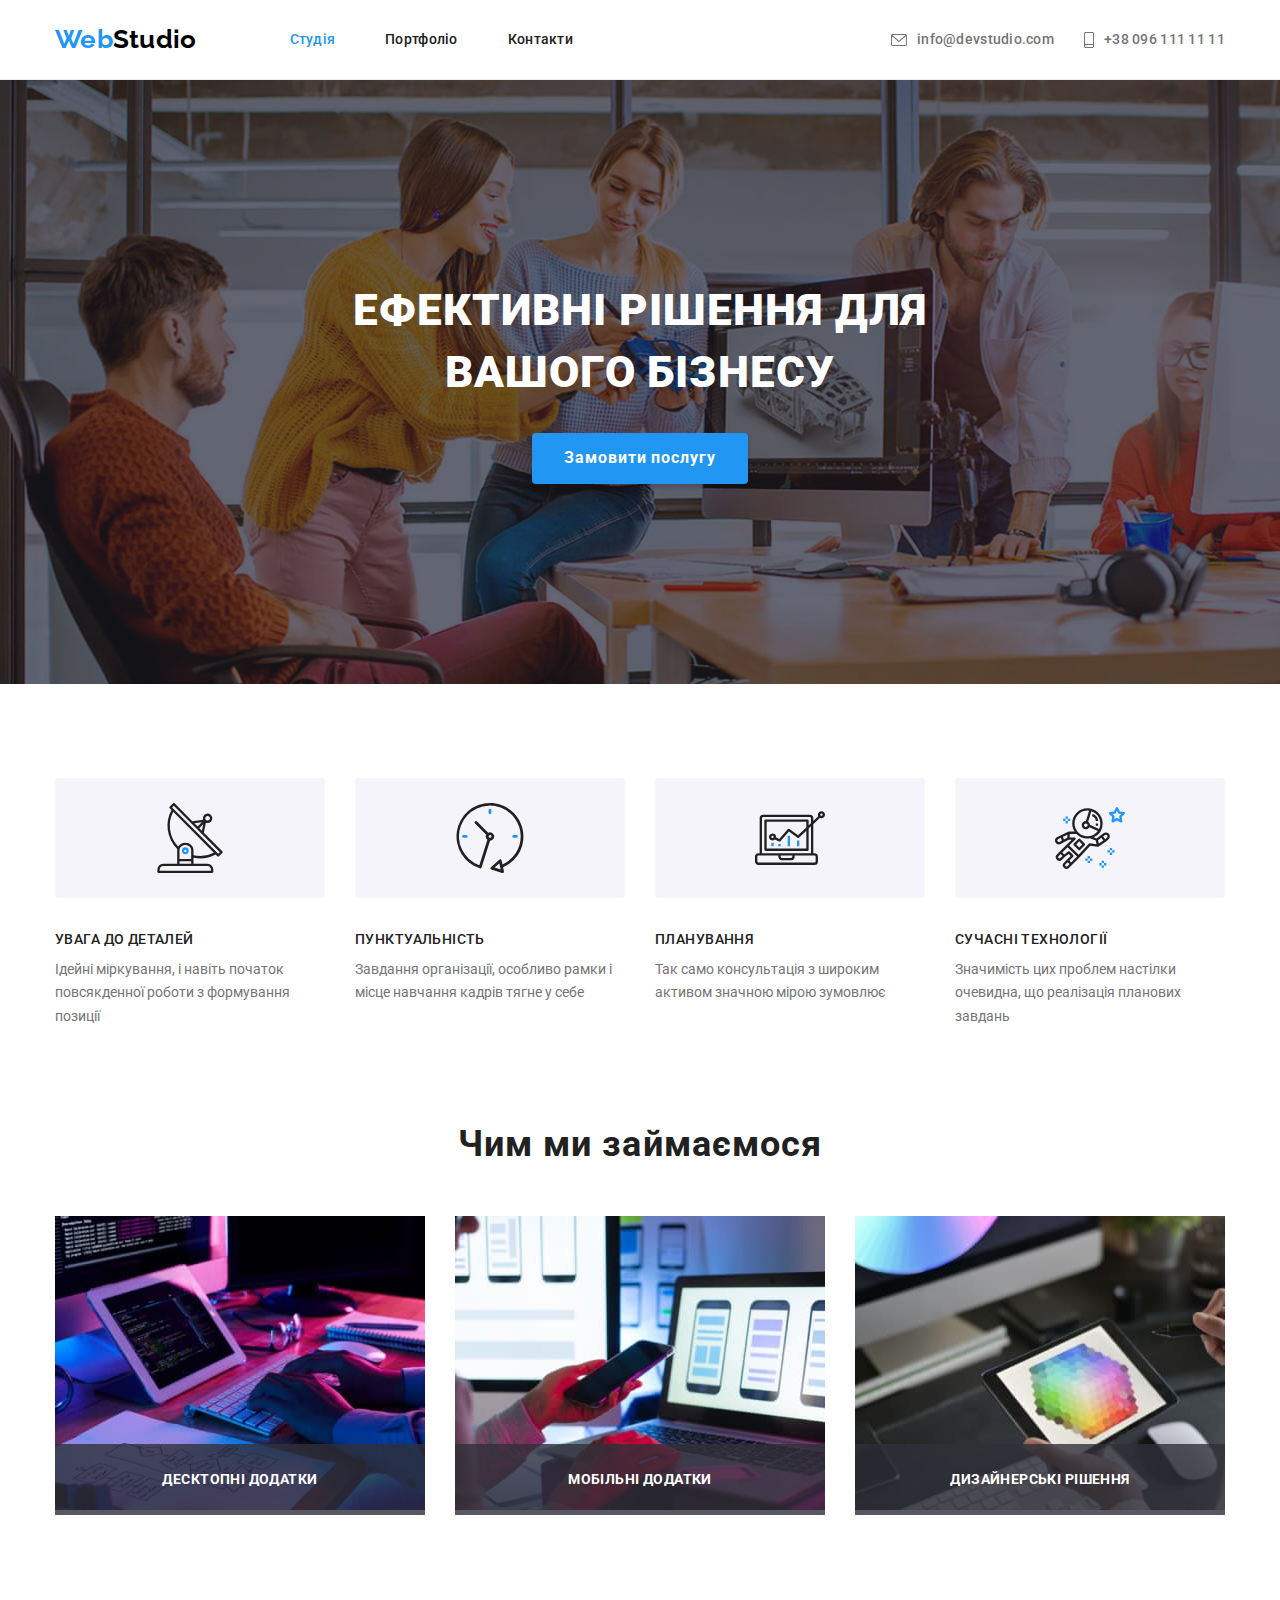
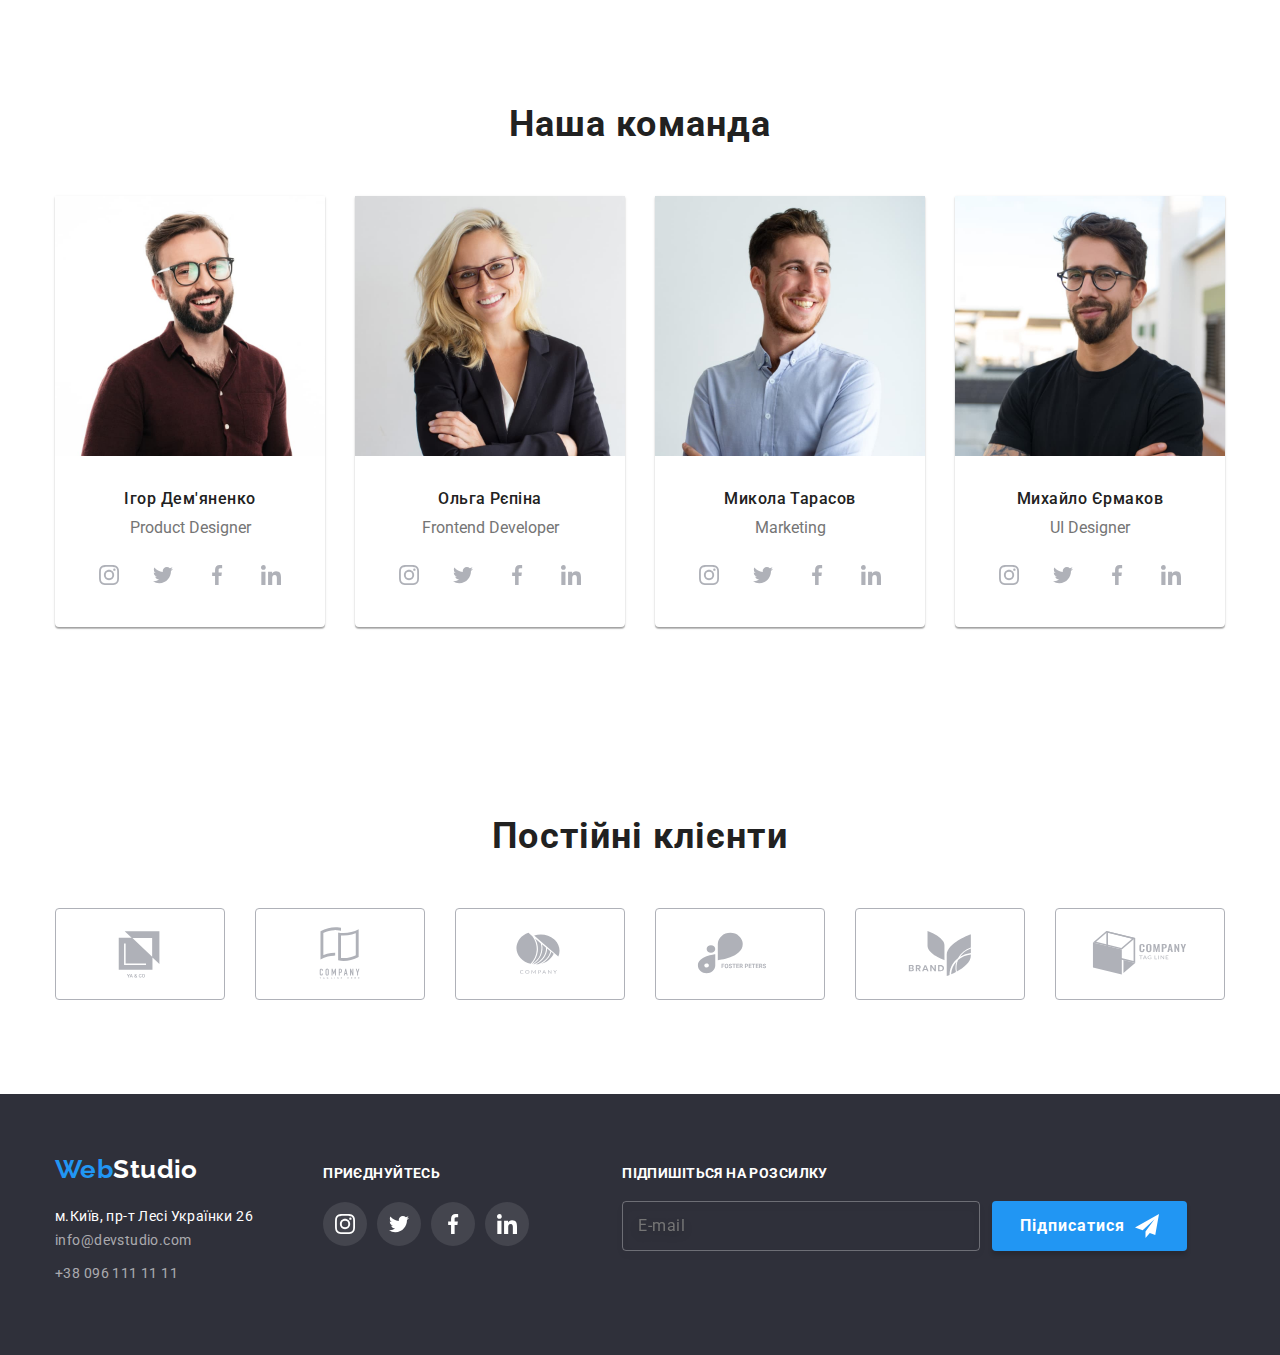
<file: index.html>
<!DOCTYPE html>
<html lang="uk">
  <head>
    <meta charset="UTF-8" />
    <meta http-equiv="X-UA-Compatible" content="IE=edge" />
    <meta name="viewport" content="width=device-width, initial-scale=1.0" />
    <title>Document</title>
    <link
      rel="stylesheet"
      href="https://cdnjs.cloudflare.com/ajax/libs/modern-normalize/1.1.0/modern-normalize.css"
      integrity="sha512-Y0MM+V6ymRKN2zStTqzQ227DWhhp4Mzdo6gnlRnuaNCbc+YN/ZH0sBCLTM4M0oSy9c9VKiCvd4Jk44aCLrNS5Q=="
      crossorigin="anonymous"
      referrerpolicy="no-referrer"
    />
    <link rel="stylesheet" href="./css/main.min.css" />
    <link rel="preconnect" href="https://fonts.googleapis.com" />
    <link rel="preconnect" href="https://fonts.gstatic.com" crossorigin />
    <link
      href="https://fonts.googleapis.com/css2?family=Raleway:wght@700&family=Roboto:wght@400;500;700;900&display=swap"
      rel="stylesheet"
    />
  </head>
  <body>
    <header class="header">
      <div class="container container__header">
        <a href="" class="logo">Web<span class="logo__change">Studio</span></a>
        <nav>
          <ul class="list list__header">
            <li class="list__nav">
              <a href="" class="list__nav__link list__nav__link__studio"
                >Студія</a
              >
            </li>
            <li class="list__nav">
              <a href="portfolio.html" class="list__nav__link">Портфоліо</a>
            </li>
            <li class="list__nav">
              <a href="" class="list__nav__link">Контакти</a>
            </li>
          </ul>
        </nav>
        <ul class="list list__header list__header__contact-info">
          <li class="list__contact-info">
            <a
              href="mailto:info@devstudio.com"
              class="list__contact-info__link"
            >
              <svg
                class="list__contact-info__link__icon"
                width="16"
                height="12"
                aria-label="mail"
                lang="en"
              >
                <use href="./images/sprites.svg#icon-envelope"></use>
              </svg>
              info@devstudio.com
            </a>
          </li>
          <li class="list__contact-info">
            <a href="tel:+380961111111" class="list__contact-info__link">
              <svg
                class="list__contact-info__link__icon"
                width="10"
                height="16"
                aria-label="smartphone"
                lang="en"
              >
                <use href="./images/sprites.svg#icon-smartphone"></use>
              </svg>
              +38 096 111 11 11
            </a>
          </li>
        </ul>
      </div>
    </header>
    <main>
      <section class="main-section">
        <div class="container">
          <h1 class="main-section__heading">
            ЕФЕКТИВНІ РІШЕННЯ ДЛЯ ВАШОГО БІЗНЕСУ
          </h1>
          <button type="button" class="order-button" data-modal-open>
            Замовити послугу
          </button>
        </div>
      </section>
      <section class="section">
        <div class="container">
          <ul class="list list__advantages-icons">
            <li>
              <a href="">
                <svg
                  class=""
                  width="270"
                  height="120"
                  aria-label="instagram"
                  lang="en"
                >
                  <use href="./images/sprites.svg#icon-Group-1"></use>
                </svg>
              </a>
            </li>
            <li>
              <a href="">
                <svg
                  class=""
                  width="270"
                  height="120"
                  aria-label="instagram"
                  lang="en"
                >
                  <use href="./images/sprites.svg#icon-Group-2"></use>
                </svg>
              </a>
            </li>
            <li>
              <a href="">
                <svg
                  class=""
                  width="270"
                  height="120"
                  aria-label="instagram"
                  lang="en"
                >
                  <use href="./images/sprites.svg#icon-Group-3"></use>
                </svg>
              </a>
            </li>
            <li>
              <a href="">
                <svg
                  class=""
                  width="270"
                  height="120"
                  aria-label="instagram"
                  lang="en"
                >
                  <use href="./images/sprites.svg#icon-Group-4"></use>
                </svg>
              </a>
            </li>
          </ul>
          <ul class="list list__advantages">
            <li class="list__advantages-li">
              <h3 class="list__advantages-li__name">УВАГА ДО ДЕТАЛЕЙ</h3>
              <p class="list__advantages-li__desc">
                Ідейні міркування, і навіть початок повсякденної роботи з
                формування позиції
              </p>
            </li>
            <li class="list__advantages-li">
              <h3 class="list__advantages-li__name">ПУНКТУАЛЬНІСТЬ</h3>
              <p class="list__advantages-li__desc">
                Завдання організації, особливо рамки і місце навчання кадрів
                тягне у себе
              </p>
            </li>
            <li class="list__advantages-li">
              <h3 class="list__advantages-li__name">ПЛАНУВАННЯ</h3>
              <p class="list__advantages-li__desc">
                Так само консультація з широким активом значною мірою зумовлює
              </p>
            </li>
            <li class="list__advantages-li">
              <h3 class="list__advantages-li__name">СУЧАСНІ ТЕХНОЛОГІЇ</h3>
              <p class="list__advantages-li__desc">
                Значимість цих проблем настілки очевидна, що реалізація планових
                завдань
              </p>
            </li>
          </ul>
        </div>
      </section>
      <section class="section section__what-we-do">
        <div class="container">
          <h2 class="suptitles">Чим ми займаємося</h2>
          <ul class="list list__what-we-do-img">
            <li class="list__what-we-do-li">
              <div class="list__what-we-do-li__overlay">
                <img src="images/img.jpg" alt="A man coding" width="370" />
                <p class="list__what-we-do-li__overlay__name">
                  ДЕСКТОПНІ ДОДАТКИ
                </p>
              </div>
            </li>
            <li class="list__what-we-do-li">
              <div class="list__what-we-do-li__overlay">
                <img src="images/img-2.jpg" alt="A woman coding" width="370" />
                <p class="list__what-we-do-li__overlay__name">
                  МОБІЛЬНІ ДОДАТКИ
                </p>
              </div>
            </li>
            <li>
              <div class="list__what-we-do-li__overlay">
                <img
                  src="images/img-3.jpg"
                  alt="Person using a tablet"
                  width="370"
                />
                <p class="list__what-we-do-li__overlay__name">
                  ДИЗАЙНЕРСЬКІ РІШЕННЯ
                </p>
              </div>
            </li>
          </ul>
        </div>
      </section>
      <section class="section section__team">
        <div class="container">
          <h2 class="suptitles">Наша команда</h2>
          <ul class="list list__team">
            <li class="list__team-card">
              <img src="images/img-4-2.jpg" alt="Photo of Ihor" width="270" />
              <div class="list__team-card__wrapper">
                <h3 class="list__team-card__name">Ігор Дем'яненко</h3>
                <p lang="en" class="list__team-card__occupation">
                  Product Designer
                </p>
                <ul class="list list__team-social">
                  <li>
                    <a href="" class="list__team-social-link">
                      <svg
                        class="list__team-social-link__icon"
                        width="20"
                        height="20"
                        aria-label="instagram"
                        lang="en"
                      >
                        <use href="./images/sprites.svg#icon-instagram-2"></use>
                      </svg>
                    </a>
                  </li>
                  <li>
                    <a href="" class="list__team-social-link">
                      <svg
                        class="list__team-social-link__icon"
                        width="20"
                        height="20"
                        aria-label="twitter"
                        lang="en"
                      >
                        <use href="./images/sprites.svg#icon-twitter-1"></use>
                      </svg>
                    </a>
                  </li>
                  <li>
                    <a href="" class="list__team-social-link">
                      <svg
                        class="list__team-social-link__icon"
                        width="20"
                        height="20"
                        aria-label="facebook"
                        lang="en"
                      >
                        <use href="./images/sprites.svg#icon-facebook-1"></use>
                      </svg>
                    </a>
                  </li>
                  <li>
                    <a href="" class="list__team-social-link">
                      <svg
                        class="list__team-social-link__icon"
                        width="20"
                        height="20"
                        aria-label="linkedin"
                        lang="en"
                      >
                        <use href="./images/sprites.svg#icon-linkedin-1"></use>
                      </svg>
                    </a>
                  </li>
                </ul>
              </div>
            </li>
            <li class="list__team-card">
              <img src="images/img-5-2.jpg" alt="Photo of Olga" width="270" />
              <div class="list__team-card__wrapper">
                <h3 class="list__team-card__name">Ольга Рєпіна</h3>
                <p lang="en" class="list__team-card__occupation">
                  Frontend Developer
                </p>
                <ul class="list list__team-social">
                  <li>
                    <a href="" class="list__team-social-link">
                      <svg
                        class="list__team-social-link__icon"
                        width="20"
                        height="20"
                        aria-label="instagram"
                        lang="en"
                      >
                        <use href="./images/sprites.svg#icon-instagram-2"></use>
                      </svg>
                    </a>
                  </li>
                  <li>
                    <a href="" class="list__team-social-link">
                      <svg
                        class="list__team-social-link__icon"
                        width="20"
                        height="20"
                        aria-label="twitter"
                        lang="en"
                      >
                        <use href="./images/sprites.svg#icon-twitter-1"></use>
                      </svg>
                    </a>
                  </li>
                  <li>
                    <a href="" class="list__team-social-link">
                      <svg
                        class="list__team-social-link__icon"
                        width="20"
                        height="20"
                        aria-label="facebook"
                        lang="en"
                      >
                        <use href="./images/sprites.svg#icon-facebook-1"></use>
                      </svg>
                    </a>
                  </li>
                  <li>
                    <a href="" class="list__team-social-link">
                      <svg
                        class="list__team-social-link__icon"
                        width="20"
                        height="20"
                        aria-label="linkedin"
                        lang="en"
                      >
                        <use href="./images/sprites.svg#icon-linkedin-1"></use>
                      </svg>
                    </a>
                  </li>
                </ul>
              </div>
            </li>
            <li class="list__team-card">
              <img src="images/img-6-2.jpg" alt="Photo of Mykola" width="270" />
              <div class="list__team-card__wrapper">
                <h3 class="list__team-card__name">Микола Тарасов</h3>
                <p lang="en" class="list__team-card__occupation">Marketing</p>
                <ul class="list list__team-social">
                  <li>
                    <a href="" class="list__team-social-link">
                      <svg
                        class="list__team-social-link__icon"
                        width="20"
                        height="20"
                        aria-label="instagram"
                        lang="en"
                      >
                        <use href="./images/sprites.svg#icon-instagram-2"></use>
                      </svg>
                    </a>
                  </li>
                  <li>
                    <a href="" class="list__team-social-link">
                      <svg
                        class="list__team-social-link__icon"
                        width="20"
                        height="20"
                        aria-label="twitter"
                        lang="en"
                      >
                        <use href="./images/sprites.svg#icon-twitter-1"></use>
                      </svg>
                    </a>
                  </li>
                  <li>
                    <a href="" class="list__team-social-link">
                      <svg
                        class="list__team-social-link__icon"
                        width="20"
                        height="20"
                        aria-label="facebook"
                        lang="en"
                      >
                        <use href="./images/sprites.svg#icon-facebook-1"></use>
                      </svg>
                    </a>
                  </li>
                  <li>
                    <a href="" class="list__team-social-link">
                      <svg
                        class="list__team-social-link__icon"
                        width="20"
                        height="20"
                        aria-label="linkedin"
                        lang="en"
                      >
                        <use href="./images/sprites.svg#icon-linkedin-1"></use>
                      </svg>
                    </a>
                  </li>
                </ul>
              </div>
            </li>
            <li class="list__team-card">
              <img
                src="images/img-7-2.jpg"
                alt="Photo of Mykhailo"
                width="270"
              />
              <div class="list__team-card__wrapper">
                <h3 class="list__team-card__name">Михайло Єрмаков</h3>
                <p lang="en" class="list__team-card__occupation">UI Designer</p>

                <ul class="list list__team-social">
                  <li>
                    <a href="" class="list__team-social-link">
                      <svg
                        class="list__team-social-link__icon"
                        width="20"
                        height="20"
                        aria-label="instagram"
                        lang="en"
                      >
                        <use href="./images/sprites.svg#icon-instagram-2"></use>
                      </svg>
                    </a>
                  </li>
                  <li>
                    <a href="" class="list__team-social-link">
                      <svg
                        class="list__team-social-link__icon"
                        width="20"
                        height="20"
                        aria-label="twitter"
                        lang="en"
                      >
                        <use href="./images/sprites.svg#icon-twitter-1"></use>
                      </svg>
                    </a>
                  </li>
                  <li>
                    <a href="" class="list__team-social-link">
                      <svg
                        class="list__team-social-link__icon"
                        width="20"
                        height="20"
                        aria-label="facebook"
                        lang="en"
                      >
                        <use href="./images/sprites.svg#icon-facebook-1"></use>
                      </svg>
                    </a>
                  </li>
                  <li>
                    <a href="" class="list__team-social-link">
                      <svg
                        class="list__team-social-link__icon"
                        width="20"
                        height="20"
                        aria-label="linkedin"
                        lang="en"
                      >
                        <use href="./images/sprites.svg#icon-linkedin-1"></use>
                      </svg>
                    </a>
                  </li>
                </ul>
              </div>
            </li>
          </ul>
        </div>
      </section>
      <section class="section section__clients">
        <div class="container">
          <h2 class="suptitles">Постійні клієнти</h2>
          <ul class="list list__our-clients">
            <li class="list__clients-li">
              <a href="" class="list__clients-li__link">
                <svg
                  class="list__clients-li__link__icon"
                  width="106"
                  height="60"
                  aria-label="instagram"
                  lang="en"
                >
                  <use href="./images/sprites.svg#icon-Logo-1"></use>
                </svg>
              </a>
            </li>
            <li class="list__clients-li">
              <a href="" class="list__clients-li__link">
                <svg
                  class="list__clients-li__link__icon"
                  width="106"
                  height="60"
                  aria-label="twitter"
                  lang="en"
                >
                  <use href="./images/sprites.svg#icon-Logo-2"></use>
                </svg>
              </a>
            </li>
            <li class="list__clients-li">
              <a href="" class="list__clients-li__link">
                <svg
                  class="list__clients-li__link__icon"
                  width="106"
                  height="60"
                  aria-label="facebook"
                  lang="en"
                >
                  <use href="./images/sprites.svg#icon-Logo-3"></use>
                </svg>
              </a>
            </li>
            <li class="list__clients-li">
              <a href="" class="list__clients-li__link">
                <svg
                  class="list__clients-li__link__icon"
                  width="106"
                  height="60"
                  aria-label="linkedin"
                  lang="en"
                >
                  <use href="./images/sprites.svg#icon-Logo-4"></use>
                </svg>
              </a>
            </li>
            <li class="list__clients-li">
              <a href="" class="list__clients-li__link">
                <svg
                  class="list__clients-li__link__icon"
                  width="106"
                  height="60"
                  aria-label="facebook"
                  lang="en"
                >
                  <use href="./images/sprites.svg#icon-Logo-5"></use>
                </svg>
              </a>
            </li>
            <li class="list__clients-li">
              <a href="" class="list__clients-li__link">
                <svg
                  class="list__clients-li__link__icon"
                  width="106"
                  height="60"
                  aria-label="linkedin"
                  lang="en"
                >
                  <use href="./images/sprites.svg#icon-Logo-6"></use>
                </svg>
              </a>
            </li>
          </ul>
        </div>
      </section>
    </main>
    <footer class="footer">
      <div class="container container__footer">
        <div>
          <a href="" class="logo logo__footer-link"
            >Web<span class="logo__footer-link__change">Studio</span></a
          >
          <address class="footer__adress">
            <p class="footer__adress__info">м.Київ, пр-т Лесі Українки 26</p>
            <ul class="list list__footer-contact">
              <li class="list__footer-contact__info">
                <a
                  href="mailto:info@devstudio.com"
                  class="list__footer-contact__info__link"
                  >info@devstudio.com</a
                >
              </li>
              <li>
                <a
                  href="tel:+380961111111"
                  class="list__footer-contact__info__link"
                  >+38 096 111 11 11</a
                >
              </li>
            </ul>
          </address>
        </div>
        <div class="footer__social">
          <p class="footer__social__join">ПРИЄДНУЙТЕСЬ</p>
          <ul class="list list__footer-social">
            <li>
              <a href="" class="list__footer-social__link">
                <svg
                  class="list__footer-social__link__icon"
                  width="20"
                  height="20"
                  aria-label="instagram"
                  lang="en"
                >
                  <use href="./images/sprites.svg#icon-instagram-2"></use>
                </svg>
              </a>
            </li>
            <li>
              <a href="" class="list__footer-social__link">
                <svg
                  class="list__footer-social__link__icon"
                  width="20"
                  height="20"
                  aria-label="twitter"
                  lang="en"
                >
                  <use href="./images/sprites.svg#icon-twitter-1"></use>
                </svg>
              </a>
            </li>
            <li>
              <a href="" class="list__footer-social__link">
                <svg
                  class="list__footer-social__link__icon"
                  width="20"
                  height="20"
                  aria-label="facebook"
                  lang="en"
                >
                  <use href="./images/sprites.svg#icon-facebook-1"></use>
                </svg>
              </a>
            </li>
            <li>
              <a href="" class="list__footer-social__link">
                <svg
                  class="list__footer-social__link__icon"
                  width="20"
                  height="20"
                  aria-label="linkedin"
                  lang="en"
                >
                  <use href="./images/sprites.svg#icon-linkedin-1"></use>
                </svg>
              </a>
            </li>
          </ul>
        </div>
        <div>
          <form class="newsletter-form">
            <label class="newsletter-form__label">
              <span class="newsletter-form__label__desc"
                >ПІДПИШІТЬСЯ НА РОЗСИЛКУ</span
              >
              <span class="newsletter-form__align">
                <span class="newsletter-form__label__input-wrapper">
                  <input
                    type="text"
                    name="news_letter"
                    placeholder="E-mail"
                    class="newsletter-form__label__input-wrapper__input"
                  />
                </span>
              </span>
            </label>
            <label>
              <button type="submit" class="newsletter-form__submit-button">
                Підписатися
                <svg
                  class="newsletter-form__submit-button__icon"
                  width="24"
                  height="24"
                >
                  <use href="./images/sprites.svg#icon-plane"></use>
                </svg>
              </button>
            </label>
          </form>
        </div>
      </div>
    </footer>
    <div class="backdrop is-hidden" data-modal>
      <div class="modal">
        <button class="modal__close-btn" data-modal-close>
          <svg class="modal__close-icon" width="11" height="11">
            <use href="./images/sprites.svg#icon-close"></use>
          </svg>
        </button>

        <form class="modal__form">
          <b class="modal__form__heading"
            >Залиште свої дані, ми вам передзвонимо</b
          >
          <label class="modal__form__field">
            <span class="modal__form__input-desc">Ім'я</span>
            <span class="modal__form__input-wrapper">
              <input type="text" class="modal__form__input" name="user_name" />
              <svg class="modal__form__icon">
                <use href="./images/sprites.svg#name-form-icon"></use>
              </svg>
            </span>
          </label>
          <label class="modal__form__field">
            <span class="modal__form__input-desc">Телефон</span>
            <span class="modal__form__input-wrapper">
              <input type="tel" class="modal__form__input" name="user_phone" />
              <svg class="modal__form__icon">
                <use
                  href="./images/sprites.svg#phone-form-icon"
                ></use></svg></span
          ></label>
          <label class="modal__form__field">
            <span class="modal__form__input-desc">Пошта</span>
            <span class="modal__form__input-wrapper">
              <input type="email" class="modal__form__input" name="user_mail" />
              <svg class="modal__form__icon">
                <use href="./images/sprites.svg#email-form-icon"></use>
              </svg> </span
          ></label>
          <label class="modal__form__field modal-form-textarea">
            <span class="modal__form__input-desc">Коментар</span>
            <textarea
              class="modal__form__comment"
              placeholder="Введіть текст"
              name="user_comment"
            ></textarea>
          </label>
          <label class="modal__form__checkbox-wrapper">
            <input
              class="modal__form__checkbox visually-hidden"
              type="checkbox"
              name="user_policy"
              required
            />
            <svg class="modal__form__own-checkbox" width="16" height="15">
              <use
                class="modal__form__own-checkbox__icon"
                href="./images/sprites.svg#icon-chekmark"
              ></use>
            </svg>
            Погоджуюся з розсилкою та приймаю&nbsp;<a href="">Умови договору</a>
          </label>
          <button type="submit" class="modal__form__submit-btn">
            Відправити
          </button>
        </form>
      </div>
    </div>
    <script src="./js/modal.js"></script>
  </body>
</html>
</file>
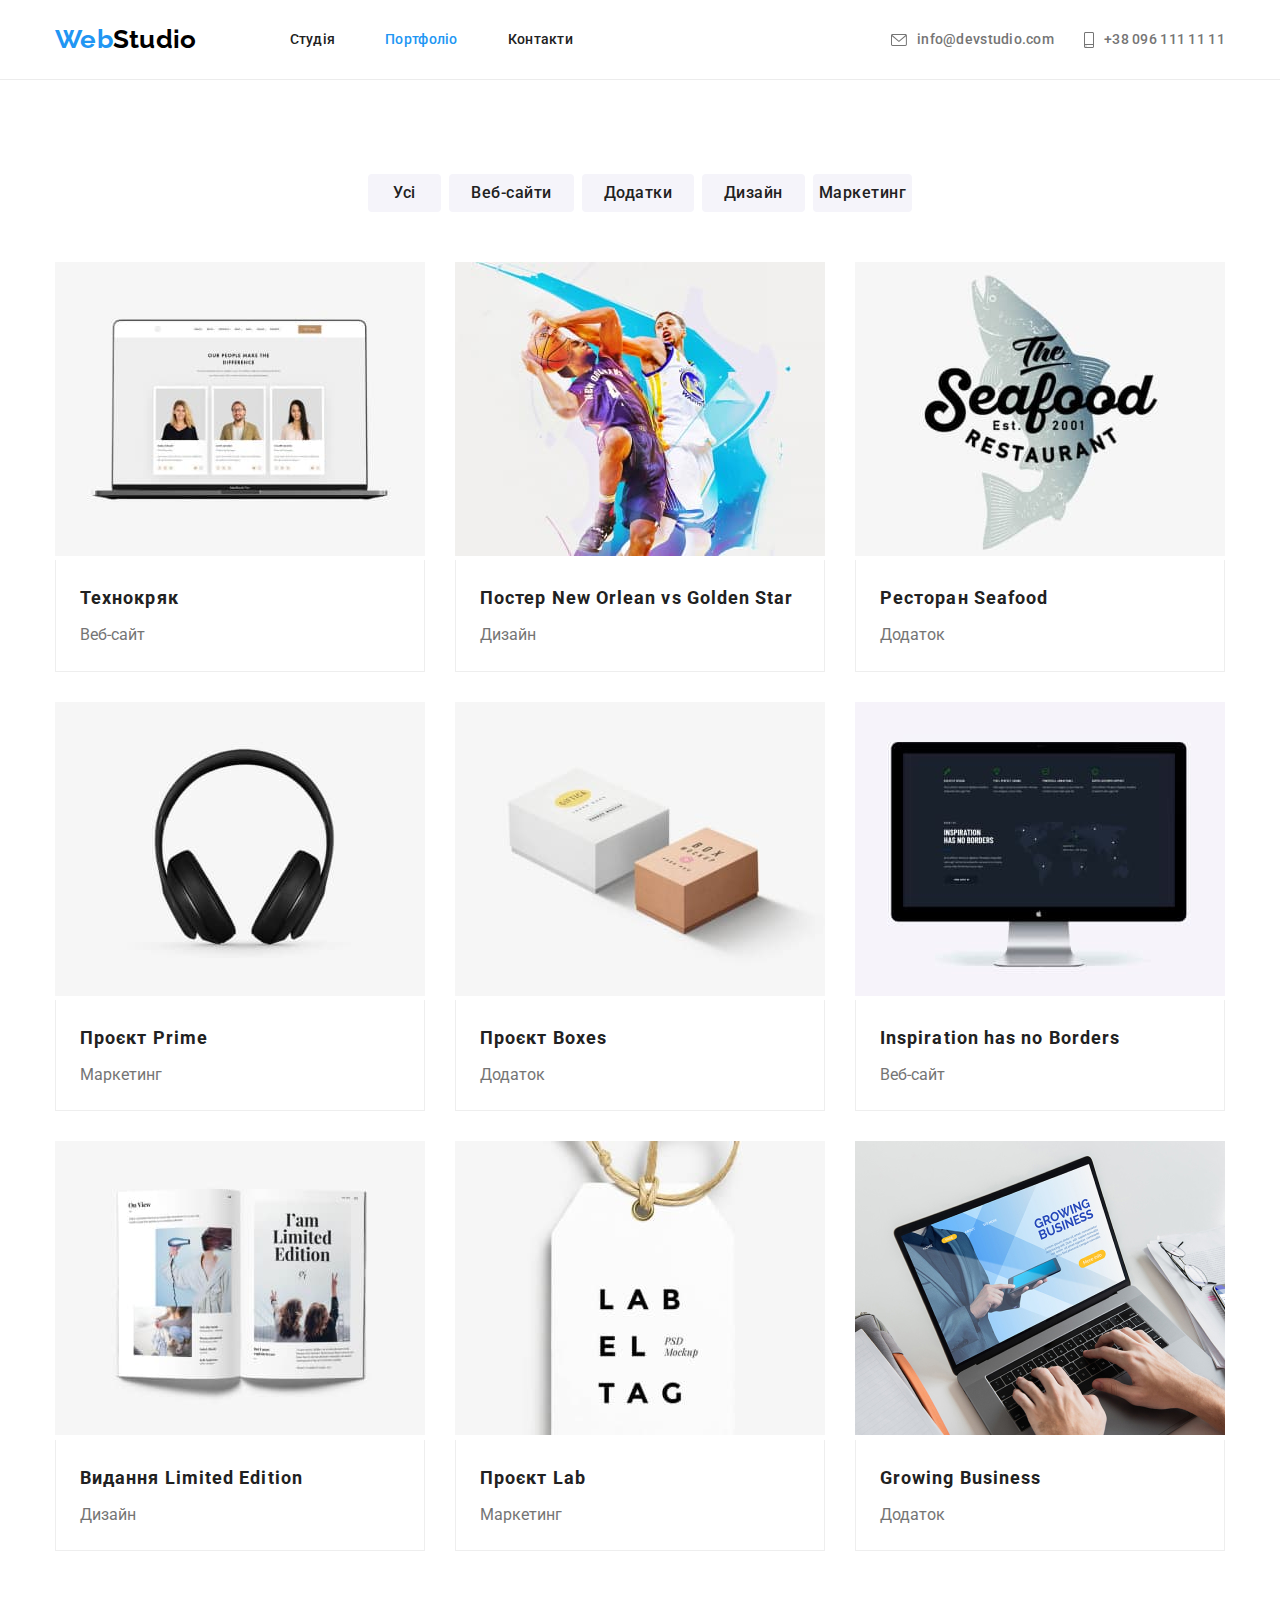
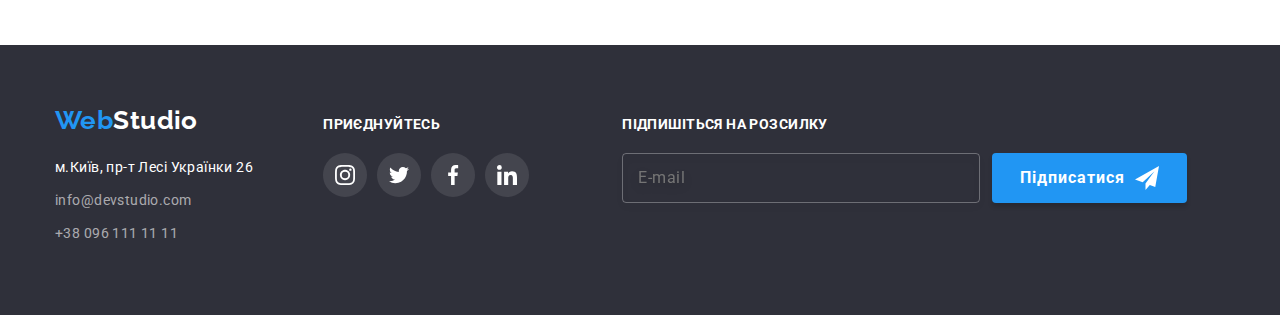
<file: portfolio.html>
<!DOCTYPE html>
<html lang="uk">
  <head>
    <meta charset="UTF-8" />
    <meta http-equiv="X-UA-Compatible" content="IE=edge" />
    <meta name="viewport" content="width=device-width, initial-scale=1.0" />
    <title>Document</title>
    <link
      rel="stylesheet"
      href="https://cdnjs.cloudflare.com/ajax/libs/modern-normalize/1.1.0/modern-normalize.css"
      integrity="sha512-Y0MM+V6ymRKN2zStTqzQ227DWhhp4Mzdo6gnlRnuaNCbc+YN/ZH0sBCLTM4M0oSy9c9VKiCvd4Jk44aCLrNS5Q=="
      crossorigin="anonymous"
      referrerpolicy="no-referrer"
    />

    <link rel="stylesheet" href="/css/main.min.css" />

    <link rel="preconnect" href="https://fonts.googleapis.com" />
    <link rel="preconnect" href="https://fonts.gstatic.com" crossorigin />
    <link
      href="https://fonts.googleapis.com/css2?family=Raleway:wght@700&family=Roboto:wght@400;500;700;900&display=swap"
      rel="stylesheet"
    />
  </head>
  <body>
    <header class="header">
      <div class="container container__header">
        <a href="" class="logo">Web<span class="logo__change">Studio</span></a>
        <nav>
          <ul class="list list__header">
            <li class="list__nav">
              <a href="index.html" class="list__nav__link">Студія</a>
            </li>
            <li class="list__nav">
              <a href="" class="list__nav__link list__nav__link__studio"
                >Портфоліо</a
              >
            </li>
            <li><a href="" class="list__nav__link">Контакти</a></li>
          </ul>
        </nav>
        <ul class="list list__header list__header__contact-info">
          <li class="list__contact-info">
            <a
              href="mailto:info@devstudio.com"
              class="list__contact-info__link"
            >
              <svg
                class="list__contact-info__link__icon"
                width="16"
                height="12"
                aria-label="mail"
                lang="en"
              >
                <use href="./images/sprites.svg#icon-envelope"></use>
              </svg>
              info@devstudio.com
            </a>
          </li>
          <li class="list__contact-info">
            <a href="tel:+380961111111" class="list__contact-info__link">
              <svg
                class="list__contact-info__link__icon"
                width="10"
                height="16"
                aria-label="smartphone"
                lang="en"
              >
                <use href="./images/sprites.svg#icon-smartphone"></use>
              </svg>
              +38 096 111 11 11
            </a>
          </li>
        </ul>
      </div>
    </header>
    <main>
      <section class="section">
        <div class="container">
          <ul class="list list__nav-btns">
            <li class="list__nav-btn-wrap">
              <button type="button" class="nav-btn nav-btn__all">Усі</button>
            </li>
            <li class="list__nav-btn-wrap">
              <button type="button" class="nav-btn nav-btn__site">
                Веб-сайти
              </button>
            </li>
            <li class="list__nav-btn-wrap">
              <button type="button" class="nav-btn nav-btn__app">
                Додатки
              </button>
            </li>
            <li class="list__nav-btn-wrap">
              <button type="button" class="nav-btn nav-btn__design">
                Дизайн
              </button>
            </li>
            <li class="list__nav-btn-wrap">
              <button type="button" class="nav-btn nav-btn__marketing">
                Маркетинг
              </button>
            </li>
          </ul>

          <ul class="list list__catalogue">
            <li class="list__projects-card">
              <a href="" class="list__projects-card__link"
                ><div class="list__projects-card__overlay">
                  <img
                    src="images/img-4-3.jpg"
                    alt="Picture of a laptop"
                    width="370"
                  />
                  <p class="list__projects-card__overlay__desc">
                    Ресурс пропонує комплексні пропозиції з різним рівнем
                    функціоналу та сервісів. Все це дозволить відвідувачу
                    отримати вичерпні відомості про компанію чи приватну особу.
                  </p>
                </div>
                <div class="list__projects-card__info">
                  <h2 class="list__projects-card__info__name">Технокряк</h2>
                  <p class="list__projects-card__info__desc">Веб-сайт</p>
                </div>
              </a>
            </li>
            <li class="list__projects-card">
              <a href="" class="list__projects-card__link">
                <img
                  src="images/img-5-3.jpg"
                  alt="Picture of basketball players"
                  width="370"
                />
                <div class="list__projects-card__info">
                  <h2 class="list__projects-card__info__name">
                    Постер New Orlean vs Golden Star
                  </h2>
                  <p class="list__projects-card__info__desc">Дизайн</p>
                </div>
              </a>
            </li>
            <li class="list__projects-card">
              <a href="" class="list__projects-card__link">
                <img
                  src="images/img-6-3.jpg"
                  alt="Logo of a restaurant"
                  width="370"
                />
                <div class="list__projects-card__info">
                  <h2 class="list__projects-card__info__name">
                    Ресторан Seafood
                  </h2>
                  <p class="list__projects-card__info__desc">Додаток</p>
                </div>
              </a>
            </li>
            <li class="list__projects-card">
              <a href="" class="list__projects-card__link"
                ><img
                  src="images/img-7-3.jpg"
                  alt="Picture of headphones"
                  width="370"
                />
                <div class="list__projects-card__info">
                  <h2 class="list__projects-card__info__name">Проєкт Prime</h2>
                  <p class="list__projects-card__info__desc">Маркетинг</p>
                </div>
              </a>
            </li>
            <li class="list__projects-card">
              <a href="" class="list__projects-card__link">
                <img
                  src="images/img-8.jpg"
                  alt="Image of some boxes"
                  width="370"
                />
                <div class="list__projects-card__info">
                  <h2 class="list__projects-card__info__name">Проєкт Boxes</h2>
                  <p class="list__projects-card__info__desc">Додаток</p>
                </div>
              </a>
            </li>
            <li class="list__projects-card">
              <a href="" class="list__projects-card__link">
                <img
                  src="images/img-9.jpg"
                  alt="Picture of a desktop computer"
                  width="370"
                />
                <div class="list__projects-card__info">
                  <h2 lang="en" class="list__projects-card__info__name">
                    Inspiration has no Borders
                  </h2>
                  <p class="list__projects-card__info__desc">Веб-сайт</p>
                </div>
              </a>
            </li>
            <li class="list__projects-card">
              <a href="" class="list__projects-card__link">
                <img
                  src="images/img-10.jpg"
                  alt="Picture of a magazine"
                  width="370"
                />
                <div class="list__projects-card__info">
                  <h2 class="list__projects-card__info__name">
                    Видання Limited Edition
                  </h2>
                  <p class="list__projects-card__info__desc">Дизайн</p>
                </div>
              </a>
            </li>
            <li class="list__projects-card">
              <a href="" class="list__projects-card__link">
                <img
                  src="images/img-11.jpg"
                  alt="Picture of a label"
                  width="370"
                />
                <div class="list__projects-card__info">
                  <h2 class="list__projects-card__info__name">Проєкт Lab</h2>
                  <p class="list__projects-card__info__desc">Маркетинг</p>
                </div>
              </a>
            </li>
            <li class="list__projects-card">
              <a href="" class="list__projects-card__link">
                <img
                  src="images/img-12.jpg"
                  alt="Picture of a man typing on a laptop"
                  width="370"
                />
                <div class="list__projects-card__info">
                  <h2 class="list__projects-card__info__name">
                    Growing Business
                  </h2>
                  <p class="list__projects-card__info__desc">Додаток</p>
                </div>
              </a>
            </li>
          </ul>
        </div>
      </section>
    </main>
    <footer class="footer">
      <div class="container container__footer">
        <div>
          <a href="" class="logo logo__footer-link"
            >Web<span class="logo__footer-link__change">Studio</span></a
          >
          <address class="footer__adress">
            <p class="footer__adress">м.Київ, пр-т Лесі Українки 26</p>
            <ul class="list list__footer-contact">
              <li class="list__footer-contact__info">
                <a
                  href="mailto:info@devstudio.com"
                  class="list__footer-contact__info__link"
                  >info@devstudio.com</a
                >
              </li>
              <li>
                <a
                  href="tel:+380961111111"
                  class="list__footer-contact__info__link"
                  >+38 096 111 11 11</a
                >
              </li>
            </ul>
          </address>
        </div>
        <div class="footer__social">
          <p class="footer__social__join">ПРИЄДНУЙТЕСЬ</p>
          <ul class="list list__footer-social">
            <li>
              <a href="" class="list__footer-social__link">
                <svg
                  class="list__footer-social__link__icon"
                  width="20"
                  height="20"
                  aria-label="instagram"
                  lang="en"
                >
                  <use href="./images/sprites.svg#icon-instagram-2"></use>
                </svg>
              </a>
            </li>
            <li>
              <a href="" class="list__footer-social__link">
                <svg
                  class="list__footer-social__link__icon"
                  width="20"
                  height="20"
                  aria-label="twitter"
                  lang="en"
                >
                  <use href="./images/sprites.svg#icon-twitter-1"></use>
                </svg>
              </a>
            </li>
            <li>
              <a href="" class="list__footer-social__link">
                <svg
                  class="list__footer-social__link__icon"
                  width="20"
                  height="20"
                  aria-label="facebook"
                  lang="en"
                >
                  <use href="./images/sprites.svg#icon-facebook-1"></use>
                </svg>
              </a>
            </li>
            <li>
              <a href="" class="list__footer-social__link">
                <svg
                  class="list__footer-social__link__icon"
                  width="20"
                  height="20"
                  aria-label="linkedin"
                  lang="en"
                >
                  <use href="./images/sprites.svg#icon-linkedin-1"></use>
                </svg>
              </a>
            </li>
          </ul>
        </div>
        <div>
          <form class="newsletter-form">
            <label class="newsletter-form__label">
              <span class="newsletter-form__label__desc"
                >ПІДПИШІТЬСЯ НА РОЗСИЛКУ</span
              >
              <div class="newsletter-form__align">
                <span class="newsletter-form__label__input-wrapper">
                  <input
                    type="text"
                    name="news_letter"
                    placeholder="E-mail"
                    class="newsletter-form__label__input-wrapper__input"
                  />
                </span>

                <button type="submit" class="newsletter-form__submit-button">
                  Підписатися
                  <svg
                    class="newsletter-form__submit-button__icon"
                    width="24"
                    height="24"
                  >
                    <use href="./images/sprites.svg#icon-plane"></use>
                  </svg>
                </button>
              </div>
            </label>
          </form>
        </div>
      </div>
    </footer>
  </body>
</html>
</file>
<file: css/main.min.css>
:root{--greyColor: #2f303a;--blueColor: #2196f3;--mainTextColor: #212121;--smallTextColor: #757575;--lightGreyBackground: #f5f4fa;--transition-dur-and-func: 250ms linear}h1,h2,h3,p,ul{margin:0;padding:0}body{font-family:"Roboto",sans-serif;color:var(--mainTextColor)}.list{list-style-type:none}.list a{text-decoration:none}.section{padding-top:94px;padding-bottom:94px}.container{width:1200px;margin-right:auto;margin-left:auto;padding-right:15px;padding-left:15px}.visually-hidden{position:absolute;width:1px;height:1px;margin:-1px;padding:0;overflow:hidden;border:0;clip:rect(0 0 0 0)}.order-button{background-color:var(--blueColor);color:#fff;box-shadow:0px 4px 4px rgba(0,0,0,.15);border-radius:4px;font-weight:700;font-size:16px;line-height:1.9;letter-spacing:.06em;font-family:inherit;padding:10px 32px;margin-top:30px;border:none}.list__nav:not(:last-child){margin-right:50px}.list__nav__link{color:var(--mainTextColor);transition:color var(--transition-dur-and-func)}.list__nav__link__studio{color:var(--blueColor)}.suptitles{font-weight:700;font-size:36px;line-height:1.2;text-align:center;letter-spacing:.03em}.logo{color:var(--blueColor);font-family:"Raleway",sans-serif;text-decoration:none;font-weight:700;font-size:26px;line-height:1.2;margin-right:93px}.logo__change{color:#000}.logo__footer-link{margin-right:0;display:block;margin-bottom:20px}.logo__footer-link__change{color:#fff}.list__header__contact-info{margin-left:318px}.list__contact-info:not(:last-child){margin-right:30px}.list__contact-info__link{display:flex;align-items:center;color:var(--smallTextColor);transition:color var(--transition-dur-and-func)}.list__contact-info__link:hover,.list__contact-info__link:focus{color:var(--blueColor)}.list__contact-info__link__icon{margin-right:10px;fill:var(--smallTextColor);transition:fill var(--transition-dur-and-func)}.list__contact-info__link:hover .list__contact-info__link__icon,.list__contact-info__link:focus .list__contact-info__link__icon{fill:var(--blueColor)}.list__advantages{display:flex;flex-direction:row}.list__advantages-li{width:270px}.list__advantages-li:not(:last-child){margin-right:30px}.list__advantages-li__name{font-weight:500;font-size:14px;line-height:1.1;letter-spacing:.03em;margin-bottom:10px}.list__advantages-li__desc{color:var(--smallTextColor);font-size:14px;line-height:1.7}.list__advantages-icons{display:flex;flex-direction:row;column-gap:30px;margin-bottom:30px}.list__what-we-do-img{display:flex;flex-direction:row;margin-top:50px;justify-content:center}.list__what-we-do-li{margin-right:30px}.list__what-we-do-li__overlay{position:relative;margin:0;padding:0;overflow:hidden}.list__what-we-do-li__overlay__name{position:absolute;background-color:rgba(47,48,58,.8);color:#fff;font-weight:700;font-size:14px;line-height:1.2;letter-spacing:.03em;bottom:0;width:100%;padding-top:27px;padding-bottom:27px;margin:0;text-align:center}.list__team{display:flex;flex-direction:row;padding-top:50px;justify-content:center}.list__team-card{background-color:#fff;box-shadow:0px 1px 3px rgba(0,0,0,.12),0px 1px 1px rgba(0,0,0,.14),0px 2px 1px rgba(0,0,0,.2);border-radius:0px 0px 4px 4px;text-align:center}.list__team-card:not(:last-child){margin-right:30px}.list__team-card__name{font-weight:500;font-size:16px;line-height:1.1;letter-spacing:.03em;margin-bottom:10px}.list__team-card__wrapper{padding-top:30px;padding-bottom:30px}.list__team-card__occupation{line-height:1.2;color:var(--smallTextColor);margin-bottom:16px}.list__team-social{display:flex;justify-content:center;column-gap:10px}.list__team-social-link{display:flex;justify-content:center;align-items:center;width:44px;height:44px;border-radius:50%;transition:background-color var(--transition-dur-and-func)}.list__team-social-link:hover,.list__team-social-link:focus{background-color:var(--blueColor)}.list__team-social-link__icon{fill:#afb1b8;transition:fill var(--transition-dur-and-func)}.list__team-social-link:hover .list__team-social-link__icon,.list__team-social-link:focus .list__team-social-link__icon{fill:#fff}.list__our-clients{display:flex;flex-direction:row;justify-content:center;margin-top:50px;align-items:center}.list__clients-li:not(:last-child){margin-right:30px}.list__clients-li__link{display:flex;border:1px solid #afb1b8;border-radius:4px;width:170px;height:92px;justify-content:center;align-items:center;transition:border var(--transition-dur-and-func)}.list__clients-li__link:hover,.list__clients-li__link:focus{border:1px solid var(--blueColor)}.list__clients-li__link__icon{fill:#afb1b8;transition:fill var(--transition-dur-and-func)}.list__clients-li__link:hover .list__clients-li__link__icon,.list__clients-li__link:focus .list__clients-li__link__icon{fill:var(--blueColor)}.footer__adress{color:#fff;margin-bottom:9px;font-style:normal}.list__footer-contact__info__link{color:var(--smallTextColor);transition:color var(--transition-dur-and-func)}.list__footer-contact__info__link:hover,.list__footer-contact__info__link:focus{color:var(--blueColor)}.list__footer-contact__info:not(:last-child){margin-bottom:9px}.list__footer-contact a{color:rgba(255,255,255,.6)}.footer__social{margin-left:70px;margin-right:93px}.footer__social__join{margin-bottom:20px;color:#fff;font-weight:700;font-size:14px;line-height:1.2}.list__footer-social{display:flex;column-gap:10px}.list__footer-social__link{display:flex;justify-content:center;align-items:center;width:44px;height:44px;border-radius:50%;background-color:rgba(255,255,255,.1);transition:background-color var(--transition-dur-and-func)}.list__footer-social__link:hover,.list__footer-social__link:focus{background-color:var(--blueColor)}.list__footer-social__link__icon{fill:#fff;transition:fill var(--transition-dur-and-func)}.list__footer-social__link:hover .list__footer-social__link__icon,.list__footer-social__link:focus .list__footer-social__link__icon{fill:#fff}.newsletter-form{display:flex;align-items:flex-end}.newsletter-form__label{display:flex;flex-direction:column}.newsletter-form__label__desc{font-weight:700;font-size:14px;line-height:1.1;letter-spacing:.03em;color:#fff;margin-bottom:20px}.newsletter-form__label__input-wrapper__input{border:1px solid rgba(255,255,255,.3);filter:drop-shadow(0px 4px 4px rgba(0, 0, 0, 0.15));border-radius:4px;padding-left:15px;width:358px;height:50px;background:rgba(0,0,0,0);color:#fff;transition:border-color var(--transition-dur-and-func)}.newsletter-form__label__input-wrapper__input::placeholder{font-weight:400;font-size:16px;line-height:1.3;display:flex;align-items:center;letter-spacing:.03em}.newsletter-form__label__input-wrapper__input:focus{outline:none;border-color:var(--blueColor);cursor:pointer}.newsletter-form__label__input-wrapper{margin-right:12px}.newsletter-form__align{display:flex;flex-direction:row}.newsletter-form__submit-button{display:flex;align-items:center;padding:10px 28px;font-weight:700;font-size:16px;line-height:30px;display:flex;align-items:center;text-align:center;letter-spacing:.06em;background-color:var(--blueColor);border:none;color:#fff;fill:#fff;box-shadow:0px 4px 4px rgba(0,0,0,.15);border-radius:4px}.newsletter-form__submit-button__icon{margin-left:10px;margin-right:0}.nav-btn{padding-top:6px;padding-bottom:6px}.list__nav-btns{display:flex;flex-direction:row;margin-bottom:50px;justify-content:center;border:none}.list__nav-btn-wrap:not(:last-child){margin-right:8px}.nav-btn__all{width:73px}.nav-btn__site{width:125px}.nav-btn__app{width:112px}.nav-btn__design{width:103px}.list__nav-btns button{border:none;background-color:var(--lightGreyBackground);border-radius:4px;color:var(--mainTextColor);font-weight:500;font-size:16px;line-height:1.6;text-align:center;letter-spacing:.03em;font-family:inherit;transition:color var(--transition-dur-and-func),background-color var(--transition-dur-and-func)}.list__nav-btns button:hover,.list__nav-btns button:focus{background-color:var(--blueColor);color:#fff;cursor:pointer;box-shadow:0px 3px 1px rgba(0,0,0,.1),0px 1px 2px rgba(0,0,0,.08),0px 2px 2px rgba(0,0,0,.12);box-shadow:0px 3px 1px rgba(0,0,0,.1),0px 1px 2px rgba(0,0,0,.08),0px 2px 2px rgba(0,0,0,.12)}.list__catalogue{display:flex;flex-direction:row;flex-wrap:wrap}.list__projects-card__info__name{font-weight:700;font-size:18px;line-height:2;letter-spacing:.06em;margin-bottom:4px}.list__projects-card{background:#fff}.list__projects-card:not(:nth-child(3n)){margin-right:30px}.list__projects-card:not(:nth-last-child(-n+3)){margin-bottom:30px}.list__projects-card__link{display:block;transition:box-shadow var(--transition-dur-and-func)}.list__projects-card__link h2{color:var(--mainTextColor)}.list__projects-card__link:hover,.list__projects-card__link:focus{box-shadow:0px 1px 1px rgba(0,0,0,.12),0px 4px 4px rgba(0,0,0,.06),1px 4px 6px rgba(0,0,0,.16)}.list__projects-card__info__desc{line-height:1.9;color:var(--smallTextColor)}.list__projects-card__info{border-left:1px solid #eee;border-right:1px solid #eee;border-bottom:1px solid #eee;padding:20px 24px}.list__projects-card__overlay{position:relative;overflow:hidden}.list__projects-card__overlay__desc{position:absolute;background:rgba(33,150,243,.9);color:#fff;top:0;left:0;width:100%;height:100%;padding:63px 24px;font-size:18px;line-height:1.6;font-weight:400;letter-spacing:.03em;overflow:auto;transform:translateY(100%);transition:transform 250ms linear}.list__projects-card__link:hover .list__projects-card__overlay__desc,.list__projects-card__link:focus .list__projects-card__overlay__desc{transform:translateY(0%)}.header{background-color:#fff;font-weight:500;font-size:14px;line-height:1.2;letter-spacing:.02em;border-bottom:1px solid #ececec;padding-top:24px;padding-bottom:24px}.container__header{display:flex;align-items:center}.list__header{display:flex;flex-direction:row;align-items:center}nav a:hover,nav a:active,nav a:focus{color:var(--blueColor)}.main-section{background-color:#c4c4c4;color:#fff;font-style:normal;text-align:center;letter-spacing:.06em;text-transform:uppercase;padding-top:200px;padding-bottom:200px;max-width:1600px;margin-left:auto;margin-right:auto;background-image:linear-gradient(rgba(47, 48, 58, 0.4), rgba(47, 48, 58, 0.4)),url("../images/main-imag.jpg");background-size:cover}.main-section__heading{font-size:44px;font-weight:900;line-height:1.4;width:696px;margin:0 auto}.section__what-we-do{padding-top:0}.section__what-we-do{padding-top:0}.footer{background-color:var(--greyColor);font-size:14px;line-height:1.7;letter-spacing:.03em;padding-top:60px;padding-bottom:60px}.container__footer{display:flex;flex-direction:row;align-items:baseline}.backdrop{position:fixed;top:0;left:0;width:100%;height:100%;background-color:rgba(0,0,0,.2);z-index:99999;transition:opacity var(--transition-dur-and-func),visibility var(--transition-dur-and-func)}.backdrop.is-hidden{opacity:0;visibility:hidden;pointer-events:none}.modal{position:absolute;width:528px;height:581px;background-color:#fff;top:50%;left:50%;transform:translate(-50%, -50%);padding:40px}.modal__close-btn{position:absolute;top:8px;right:8px;display:flex;justify-content:center;align-items:center;background-color:rgba(0,0,0,0);border:1px solid rgba(0,0,0,.1);border-radius:50%;width:30px;height:30px;padding:0}.modal__form{display:flex;flex-direction:column}.modal__form__heading{font-weight:700;font-size:20px;line-height:1.2;text-align:center;letter-spacing:.03em;margin-bottom:12px}.modal__form__input-desc{display:block;font-weight:400;font-size:12px;line-height:1.2;letter-spacing:.01em;color:var(--smallTextColor);margin-bottom:4px}.modal__form__field{margin-bottom:10px}.modal-form-textarea{margin-bottom:20px}.modal__form__input{width:100%;height:40px;border:1px solid rgba(33,33,33,.2);border-radius:4px;padding-left:42px;transition:border-color var(--transition-dur-and-func)}.modal__form__input:focus{outline:none;border-color:var(--blueColor);cursor:pointer}.modal__form__input-wrapper{position:relative}.modal__form__icon{position:absolute;top:50%;left:15px;display:block;transform:translateY(-50%);width:18px;height:18px;transition:fill var(--transition-dur-and-func)}.modal__form__input:focus+.modal__form__icon{fill:var(--blueColor)}.modal__form__comment{resize:none;width:100%;height:120px;border:1px solid rgba(33,33,33,.2);border-radius:4px;padding:12px 16px;transition:border-color var(--transition-dur-and-func)}.modal__form__comment::placeholder{font-weight:400;font-size:12px;line-height:1.2;letter-spacing:.01em;color:rgba(117,117,117,.5)}.modal__form__comment:focus{outline:none;border-color:var(--blueColor);cursor:pointer}.modal__form__own-checkbox{border:1.5px solid rgba(33,33,33,.2);border-radius:2px;border-color:#212121;margin-right:9px}.modal__form__checkbox:checked+.modal__form__own-checkbox{background-color:var(--blueColor);border:1.5px solid var(--blueColor)}.modal__form__own-checkbox__icon{display:none;fill:#212121}.modal__form__checkbox:checked+.modal__form__own-checkbox .modal__form__own-checkbox__icon{display:block;fill:#fff}.modal__form__checkbox{position:absolute;appearance:none}.modal__form__checkbox-wrapper{align-self:center;display:flex;align-items:center;margin-bottom:30px;font-weight:400;font-size:14px;line-height:1.7;letter-spacing:.03em;color:var(--smallTextColor)}.modal__form__checkbox-wrapper a{color:var(--blueColor)}.modal__form__submit-btn{align-self:center;color:#fff;background-color:var(--blueColor);box-shadow:0px 4px 4px rgba(0,0,0,.15);border-radius:4px;border:none;font-weight:700;font-size:16px;line-height:1.9;text-align:center;letter-spacing:.06em;padding:10px 52px;transition:background-color var(--transition-dur-and-func)}.modal__form__submit-btn:hover,.modal__form__submit-btn:focus{background-color:#188ce8;cursor:pointer}/*# sourceMappingURL=main.min.css.map */
</file>
